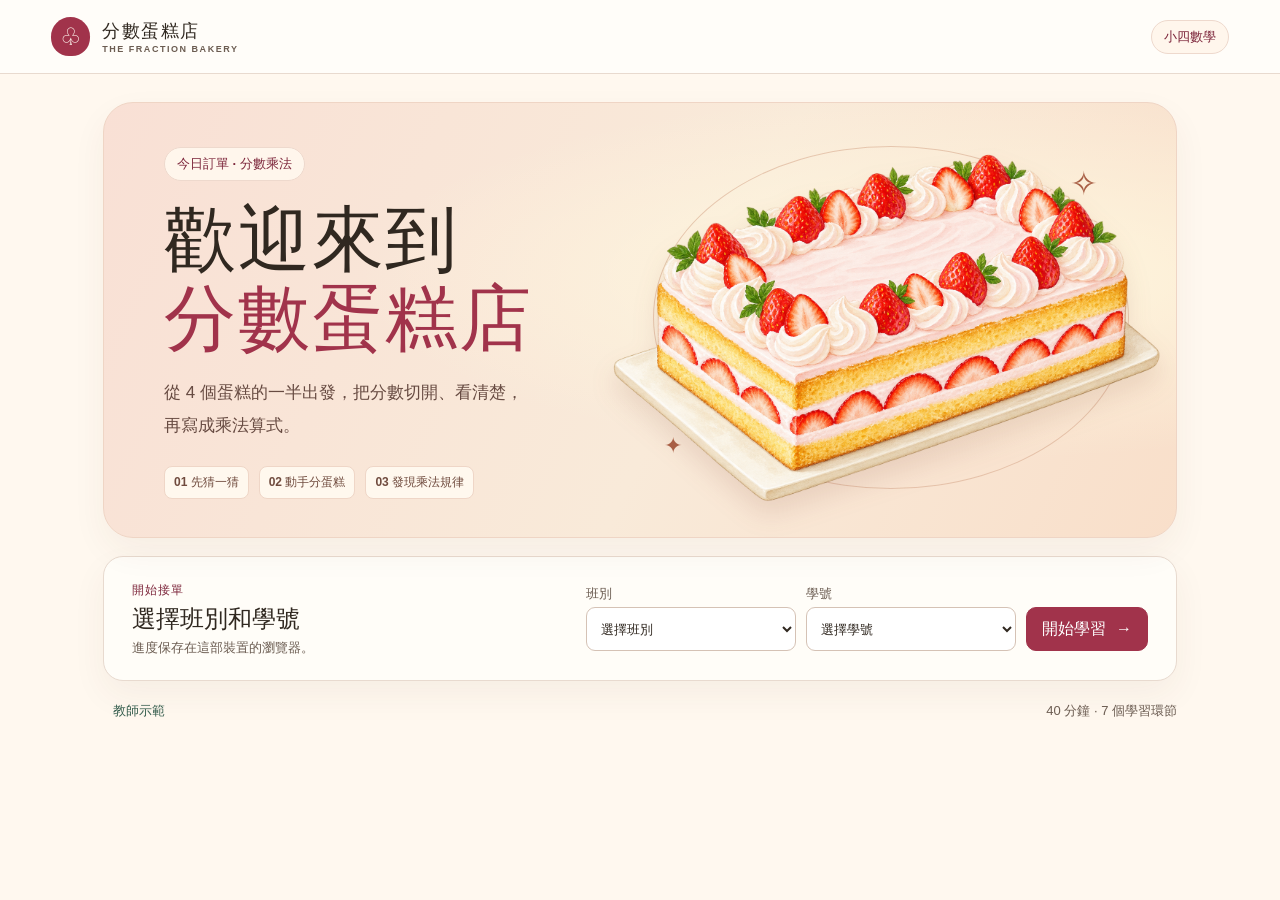
<file: index.html>
<!doctype html>
<html lang="zh-Hant-HK">
<head>
<meta charset="utf-8">
<meta name="viewport" content="width=device-width, initial-scale=1">
<meta name="description" content="由四個蛋糕的一半開始，用等分和面積模型探索分數乘法。">
<meta name="theme-color" content="#fff8f0">
<title>分數料理研究所｜分數蛋糕店</title>
<link rel="stylesheet" href="./style.css?v=20261108-2">
<script defer src="./app.js?v=20261108"></script>
<script defer src="https://wongngaiyam3-rgb.github.io/learning-resource-hub/xiaoke-widget/v1.js?v=20261102-1" data-xiaoke-site="分數料理研究所" data-xiaoke-topic="fraction"></script>
</head>
<body><a class="skip" href="#main">跳到學習內容</a><div id="app"></div><noscript>請啟用 JavaScript 後再進入分數蛋糕店。</noscript></body>
</html>
</file>
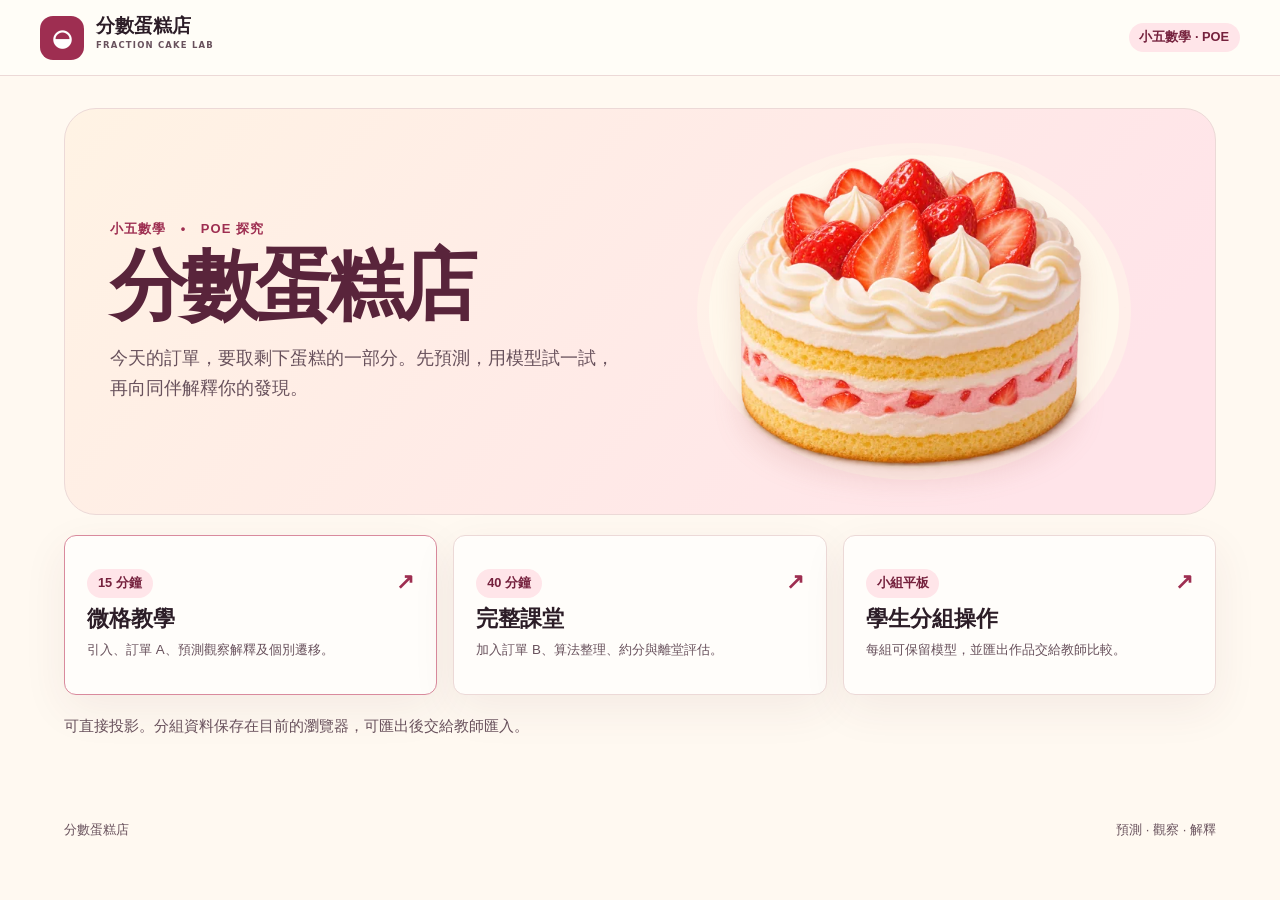
<file: poe/index.html>
<!doctype html>
<html lang="zh-HK">
<head>
<meta charset="utf-8">
<meta name="viewport" content="width=device-width, initial-scale=1">
<meta name="description" content="小五分數乘分數。以蛋糕面積模型進行預測、觀察和解釋。">
<title>分數蛋糕店｜小五 POE 探究</title>
<style>:root{--paper:#fff9f1;--white:#fffdfa;--ink:#2c1d27;--muted:#68515c;--berry:#9e2e51;--berry-dark:#75213d;--rose:#ffe5e9;--border:#ecd9d7;--teal:#176156;--light-teal:#e2f4ed;--shadow:0 14px 45px #63273a12;font-family:"Noto Sans CJK TC","PingFang TC","Microsoft JhengHei",sans-serif;color:var(--ink);background:var(--paper);font-size:16px}
*{box-sizing:border-box}body{margin:0}button,input,select{font:inherit}button{cursor:pointer}button:disabled{cursor:default;opacity:.52}button:focus-visible,input:focus-visible,select:focus-visible,summary:focus-visible{outline:3px solid #007d71;outline-offset:4px}button{border:1px solid var(--border);background:var(--white);color:var(--ink);padding:.65rem .96rem;border-radius:12px;font-weight:750;min-height:44px;transition:background .15s,border-color .15s}button:hover:not(:disabled){background:#fff0ef;border-color:#cc889e}.primary,button.active{background:var(--berry);border-color:var(--berry);color:white}.primary:hover:not(:disabled),button.active:hover:not(:disabled){background:var(--berry-dark);border-color:var(--berry-dark)}.ghost{background:transparent}.skip{position:absolute;left:10px;top:-70px;z-index:5}.skip:focus{top:10px;background:white;padding:10px}.top{min-height:76px;display:flex;justify-content:space-between;align-items:center;padding:12px max(24px,calc((100vw - 1200px)/2));background:#fffdf7;border-bottom:1px solid var(--border);gap:12px}.brand{border:0;display:flex;gap:12px;text-align:left;background:none;padding:0;font-size:1.16rem;line-height:1.12}.brand small{display:block;font-family:system-ui;letter-spacing:.14em;font-size:.53rem;margin-top:5px;color:var(--muted)}.brand-mark{display:grid;place-items:center;border-radius:13px;background:var(--berry);color:white;width:44px;height:44px;font-size:1.45rem}.context,.tag{display:inline-block;background:var(--rose);color:var(--berry-dark);font-weight:800;font-size:.8rem;padding:.38rem .68rem;border-radius:99px}main{max-width:1200px;margin:auto;padding:32px 24px 48px;min-height:76vh}footer{display:flex;justify-content:space-between;max-width:1200px;margin:auto;padding:20px 24px 32px;color:var(--muted);font-size:.82rem;gap:10px}.hero{position:relative;display:grid;grid-template-columns:1.02fr .98fr;gap:15px;align-items:center;min-height:360px;background:linear-gradient(130deg,#fff3e4,#ffe4e9 86%);overflow:hidden;border:1px solid var(--border);border-radius:32px;padding:32px 45px}.hero h1{font-size:clamp(2.7rem,6vw,5.35rem);line-height:1.06;letter-spacing:-.06em;margin:.45rem 0 1.1rem;font-weight:900;color:#59243b}.hero p{font-size:1.13rem;line-height:1.65;max-width:28em;margin:0;color:var(--muted)}.cake-art{position:relative;text-align:center}.cake-art::before{position:absolute;content:"";inset:4% 10%;border-radius:50%;background:#fff8ec;box-shadow:0 0 0 12px #fff7e87d}.cake-art img{position:relative;display:block;width:100%;max-height:345px;object-fit:contain;filter:drop-shadow(0 14px 14px #a34f3d28)}.kicker{font-weight:850;letter-spacing:.09em;color:var(--berry);font-size:.81rem}.home-cards{display:grid;grid-template-columns:repeat(3,1fr);gap:16px;margin:20px 0}.home-card{text-align:left;min-height:160px;padding:19px 22px;background:var(--white);box-shadow:var(--shadow)}.home-card strong{display:block;font-size:1.38rem;margin:6px 0}.home-card .arrow{float:right;color:var(--berry);font-size:1.35rem}.home-card small{color:var(--muted);font-weight:500;line-height:1.55;display:block}.home-card:first-child{border-color:#d98a9d}.home-note{font-size:.92rem;color:var(--muted);line-height:1.6}.toolbar,.actions,.choices,.lesson-nav{display:flex;gap:8px;align-items:center;flex-wrap:wrap}.lesson-nav{margin-bottom:18px}.lesson-nav button{font-size:.88rem;min-height:38px;padding:7px 10px}.activity-head{display:flex;justify-content:space-between;gap:15px;align-items:start;margin:3px 0 15px}.activity-head h1{font-size:clamp(1.85rem,4vw,3.15rem);line-height:1.2;margin:.3rem 0 .45rem;letter-spacing:-.045em}.activity-head p{margin:.4rem 0;line-height:1.65;color:var(--muted)}.phases{display:grid;grid-template-columns:repeat(3,1fr);gap:8px;margin:0 0 16px}.phases button{text-align:left;padding:12px 15px;border-radius:15px;min-height:54px}.phases b{margin-right:.5em}.workspace{display:grid;grid-template-columns:minmax(0,1.52fr) minmax(0,1fr);gap:16px}.panel{padding:19px 22px;background:var(--white);border-radius:20px;border:1px solid var(--border);box-shadow:var(--shadow)}.panel h2,.panel h3{margin:0 0 12px}.panel p{line-height:1.58}.model-label{font-size:.85rem;font-weight:800;color:var(--muted);display:flex;justify-content:space-between;gap:8px;margin-bottom:7px}.cake-grid{position:relative;border:2px solid #522e3b;border-radius:9px;overflow:hidden;background:#fffdf8;aspect-ratio:2.18;margin:6px 0 12px}.cake-grid .cell{position:absolute;border:1px solid #ad7e84;border-radius:0;min-height:0;padding:0;background:#fffcf4}.cake-grid .cell.original{background:#ffc2a9}.cake-grid .cell.taken{background:repeating-linear-gradient(135deg,#9b3152 0px,#9b3152 2px,#ffdce1 2px,#ffdce1 9px)}.cake-grid .cell.live:hover{background:#f4a988}.cake-grid .cell.taken.live:hover{background:repeating-linear-gradient(135deg,#74243e 0px,#74243e 3px,#ffdce1 3px,#ffdce1 9px)}.cake-grid .cell:focus-visible{outline-offset:-5px;z-index:2}.legend{display:flex;flex-wrap:wrap;gap:14px;font-size:.78rem;color:var(--muted);margin:8px 0 14px}.key{display:inline-block;width:14px;height:14px;border:1px solid #b57e87;margin-right:.3em;vertical-align:-2px;background:#fffcf4}.key.base{background:#ffc2a9}.key.cut{background:repeating-linear-gradient(135deg,#9b3152 0px,#9b3152 1px,#ffdce1 1px,#ffdce1 5px)}.fraction{display:inline-grid;grid-template-rows:auto auto;text-align:center;vertical-align:middle;margin:0 .12em;line-height:1.02;font-variant-numeric:tabular-nums;min-width:.95em;font-family:system-ui}.fraction span{padding:.1em .15em}.fraction span:first-child{border-bottom:1.5px solid currentColor}.big-eq{font-size:clamp(1.35rem,3vw,2.25rem);font-weight:850;line-height:1.45;color:var(--berry-dark);margin:18px 0}.rule-eq{padding:16px;background:#fcebed;border-radius:12px}.split-form{display:flex;flex-wrap:wrap;align-items:end;gap:8px;margin-top:16px}.field{display:grid;gap:4px;font-size:.85rem;font-weight:750;color:var(--muted)}input,select{padding:9px 10px;min-height:44px;border-radius:10px;border:1px solid #cdb6bc;background:white;color:var(--ink);max-width:100%}input[type=number]{width:5rem}.short-fields input{width:76px}.toolbar{margin:10px 0}.toolbar button,.choices button{font-size:.89rem}.small{font-size:.85rem;color:var(--muted)}.turn{margin:0 0 12px}.record{padding:10px 12px;background:#fbf0ef;border-radius:11px;margin:8px 0;font-size:.9rem}.evidence{background:var(--light-teal);color:#154c44;padding:11px 13px;border-radius:11px;line-height:1.55;margin:12px 0}.teacher{border-top:1px solid var(--border);margin-top:15px;padding-top:10px}.teacher summary{font-weight:850;cursor:pointer;color:var(--berry-dark);min-height:34px}.teacher p{margin:.35rem 0}.time-box{min-width:110px;text-align:right}.time-box #clock{font-variant-numeric:tabular-nums;font-size:1.45rem;font-weight:850;color:var(--berry-dark);margin-bottom:4px}.time-box button{font-size:.78rem;min-height:34px;padding:5px 9px}.nudge{border-left:3px solid #d37894;padding:7px 10px;background:#fff5f5}.work-pair{display:grid;grid-template-columns:1fr 1fr;gap:12px}.work-pair .panel{min-width:0}.visual-cakes{display:grid;grid-template-columns:repeat(4,1fr);gap:9px;align-items:center;margin:12px 0}.cake-pick{min-width:0;padding:3px;border-radius:14px;background:#fff6eb}.cake-pick img{width:100%;display:block;height:auto}.cake-pick.active{background:#ffe0e7;box-shadow:inset 0 0 0 2px var(--berry)}.cake-pick span{display:block;font-size:.8rem;color:var(--ink);padding-bottom:5px}.exercise{border-top:1px solid var(--border);padding:10px 0}.exercise:first-of-type{border-top:0}.setup{max-width:590px;margin:25px auto}.bottom{display:flex;justify-content:space-between;gap:10px;margin-top:17px;flex-wrap:wrap}.sr{position:absolute;clip:rect(0,0,0,0);width:1px;height:1px;overflow:hidden}.import-controls{display:flex;flex-wrap:wrap;gap:10px;margin:12px 0}#notice:not(:empty){position:fixed;right:18px;bottom:18px;padding:12px 18px;background:#174d45;color:white;z-index:10;border-radius:12px;box-shadow:var(--shadow);max-width:calc(100vw - 36px)}@media(max-width:750px){main{padding:18px 12px 30px}.top{padding:10px 14px}.hero{padding:22px;grid-template-columns:1fr;min-height:0}.cake-art img{max-height:220px}.home-cards,.workspace{grid-template-columns:1fr}.home-card{min-height:110px}.panel{padding:15px}.phases button{font-size:.85rem;padding:8px}.work-pair{grid-template-columns:1fr}.time-box{min-width:75px}.context{font-size:.68rem}.visual-cakes{gap:5px}.activity-head h1{font-size:1.85rem}}
</style>
</head>
<body>
<a class="skip" href="#main">跳至課堂</a>
<header class="top"><button class="brand" data-act="home"><span class="brand-mark" aria-hidden="true">◒</span><span>分數蛋糕店<small>FRACTION CAKE LAB</small></span></button><span id="context" class="context">小五數學 · POE</span></header>
<main id="main"></main>
<footer><span>分數蛋糕店</span><span>預測 · 觀察 · 解釋</span></footer>
<div id="notice" role="status" aria-live="polite"></div>
<script>"use strict";
const root = document.querySelector("#main");
const context = document.querySelector("#context");
const N = 7200;
const cake = "[data-uri]";
const choices = { less:"較少", same:"一樣", more:"較多", unsure:"未確定" };
const problems = {
  half:{ n:1,d:2,t:1,b:2,title:"半個蛋糕的一半",story:"還剩半個蛋糕。取這半個的一半，佔原來整個的幾分之幾？" },
  a:{ n:1,d:3,t:1,b:4,title:"訂單 A｜剩下部分的四分之一",story:"店內剩下三分之一個蛋糕。客人買了剩下部分的四分之一。" },
  transfer:{n:1,d:2,t:1,b:3,title:"個別挑戰｜半個蛋糕的三分之一",story:"取半個蛋糕的三分之一，佔原來整個蛋糕的幾分之幾？"},
  b:{ n:2,d:5,t:2,b:3,title:"訂單 B｜剩下部分的三分之二",story:"店內剩下五分之二個蛋糕。客人買了剩下部分的三分之二。" },
  exit:{ n:3,d:5,t:1,b:2 }
};
const titles = {intro:"暖身",half:"半個的一半",a:"訂單 A",transfer:"遷移題",b:"訂單 B",rule:"整理算法",simplify:"約分",exit:"離堂題",finish:"總結"};
const short = ["intro","half","a","transfer","finish"];
const full = ["intro","half","a","transfer","b","rule","simplify","exit","finish"];
const timings = { intro:"0–2 分鐘",half:"2–4 分鐘",transfer:"13–15 分鐘",b:"15–24 分鐘",rule:"24–29 分鐘",simplify:"29–34 分鐘",exit:"34–39 分鐘" };
const at = { P:"4–6 分鐘", O:"6–10 分鐘", E:"10–13 分鐘" };
const prompts = {
 intro:"先請學生說明四份半個，再問四個蛋糕的一半。兩題的答案相同，取用情境不同。",
 half:"請學生指認完整外框。若答二分之一，追問「你以哪一部分為整體？」",
 a:{ P:"先獨立預測，再同伴交流。若全班都答較少，追問預計的具體分數和理由。",O:"巡視時問「你把哪部分等分？每份是否一樣大？你取了哪份？」",E:"問「四分之一與十二分之一各相對哪個整體？」請學生指圖，再揭示算式。" },
 b:{P:"請先預測買走分量的大小，再說明三分之二從哪裏取。",O:"請組員交換操作角色，先描述所見，再延伸分割線。",E:"可比較不同等分方法。追問「圖上何處看得出整體有 15 等份、取了 4 份？」"},
 transfer:"請每人先畫圖或寫分數，同時舉起。若答三分之一，請指認完整外框。",
 exit:"保留初答，抽問個別學生如何解釋圖像和大小。觀察後可在作品簿標記。"
};
const esc = x => String(x ?? "").replace(/[&<>"']/g, c => ({"&":"&amp;","<":"&lt;",">":"&gt;",'"':"&quot;","'":"&#39;"}[c]));
const frac = (n,d) => '<span class="fraction" aria-label="'+esc(n)+' 分子，'+esc(d)+' 分母"><span>'+esc(n)+'</span><span>'+esc(d)+'</span></span>';
const button = (label,act,value="",className="",attrs="") => '<button type="button" class="'+className+'" data-act="'+act+'" data-value="'+esc(value)+'" '+attrs+'>'+label+'</button>';
const copy = obj => JSON.parse(JSON.stringify(obj));
const blank = () => ({cuts:{x:null,y:null},selected:[]});
const standard = q => ({cuts:{x:null,y:{count:q.b,scope:"source"}},selected:Array.from({length:q.t},(_,r)=>Array.from({length:q.n},(_,c)=>[N*c/q.d,N*r/q.b,N*(c+1)/q.d,N*(r+1)/q.b])).flat()});
const gcd = (a,b) => b ? gcd(b,a%b) : a;
const rational = (n,d) => {const g=gcd(n,d);return [n/g,d/g];};
let role="home", mode="short", page="intro", phase="P", group=1, member=1;
let state={}, undo=[], showGrid=false, reveal=false, showBooks=false, compare=[], bookPacks=[];
let begun=0, alertTimer, saved=true;
function stateKey(){return "cake-poe-15-v1:"+role+":"+mode+":"+group;}
function read(key,fallback){try{return JSON.parse(localStorage.getItem(key)) ?? fallback;}catch{return fallback;}}
function write(key,value){try{localStorage.setItem(key,JSON.stringify(value));return true;}catch{return false;}}
function persist(){if(role==="host"||role==="student")saved=write(stateKey(),state);}
function current(){return state[page]??(state[page]={model:blank(),pred:{},rev:{},works:[],answers:{}});}
function toast(message){const el=document.querySelector("#notice");el.textContent=message;clearTimeout(alertTimer);alertTimer=setTimeout(()=>el.textContent="",3800);}
function begin(r,m,g=1){role=r;mode=m;group=g;member=1;state=read(stateKey(),{});bookPacks=r==="host"?read("cake-poe-books",[]):[];page="intro";phase="P";reveal=false;showGrid=false;showBooks=false;compare=[];undo=[];begun=0;render();window.scrollTo(0,0);}
function navigate(p){page=p;member=(p==="transfer"||p==="exit")?(state[p]?.activeMember??1):1;phase="P";reveal=false;showGrid=false;undo=[];showBooks=false;render();window.scrollTo(0,0);}
function setPhase(next){phase=next;reveal=false;render();}
function cuts(q,m,axis){
  const points=[0,N];
  if(axis==="x")for(let i=1;i<q.d;i++)points.push(i*N/q.d);
  const cut=m.cuts[axis];
  if(cut){
    const width=axis==="x"&&cut.scope==="source"?q.n*N/q.d:N;
    for(let i=1;i<cut.count;i++)points.push(i*width/cut.count);
  }
  return [...new Set(points)].sort((a,b)=>a-b);
}
function cells(q,m){
  const x=cuts(q,m,"x"),y=cuts(q,m,"y"), list=[];
  for(let r=0;r<y.length-1;r++)for(let c=0;c<x.length-1;c++)list.push([x[c],y[r],x[c+1],y[r+1]]);
  return list;
}
function contains(a,b){return a[0]<=b[0]&&a[1]<=b[1]&&a[2]>=b[2]&&a[3]>=b[3];}
function isTaken(m,c){return m.selected.some(part=>contains(part,c));}
function area(c){return (c[2]-c[0])*(c[3]-c[1]);}
function modelHtml(q,m,live=false,counts=false){
  const list=cells(q,m), source=q.n*N/q.d;
  const grid=list.map((c,i)=>{
    const original=c[2]<=source, chosen=isTaken(m,c);
    const name=original?"原有部分":"原有部分以外";
    const pos="left:"+(100*c[0]/N)+"%;top:"+(100*c[1]/N)+"%;width:"+(100*(c[2]-c[0])/N)+"%;height:"+(100*(c[3]-c[1])/N)+"%";
    const klass="cell"+(original?" original":"")+(chosen?" taken":"")+(live?" live":"");
    return live?'<button type="button" data-act="cell" data-value="'+i+'" class="'+klass+'" style="'+pos+'" aria-pressed="'+chosen+'" aria-label="第 '+(i+1)+' 格，'+name+'"></button>':'<span class="'+klass+'" style="'+pos+'" aria-hidden="true"></span>';
  }).join("");
  const selected=list.filter(c=>isTaken(m,c));
  let note="";
  if(counts){
    const num=selected.reduce((sum,c)=>sum+area(c),0);
    const same=list.every(c=>area(c)===area(list[0]));
    const [n,d]=rational(num,N*N);
    note='<p class="evidence">'+(same?"全圖 "+list.length+" 等格，選了 "+selected.length+" 格。":"目前格子有不同面積。所選部分佔整體 "+frac(n,d)+"。")+
      (selected.some(c=>c[2]>source)?" 有選取超出原有部分的範圍。":"")+'</p>';
  }
  return '<div class="model-label"><span>原來 1 個蛋糕</span><span>原有 '+frac(q.n,q.d)+'</span></div><div class="cake-grid" '+(live?'aria-label="可選取的蛋糕模型"':'role="img" aria-label="蛋糕面積模型"')+'>'+grid+'</div><div class="legend"><span><i class="key base"></i>原有部分</span><span><i class="key cut"></i>取用部分</span><span><i class="key"></i>已沒有的部分</span></div>'+note;
}
function tools(){
  return '<form id="split" class="split-form"><label class="field">方向<select name="axis"><option value="y">橫向分割</option><option value="x">直向分割</option></select></label><label class="field">等分範圍<select name="scope"><option value="source">原有部分</option><option value="all">整個蛋糕</option></select></label><label class="field">份數<select name="count">'+[2,3,4,5,6].map(n=>'<option>'+n+'</option>').join("")+'</select></label><button class="primary">加入等分</button></form>';
}
function keepAnswerDraft(){
 const f=document.querySelector("#answer");
 return f?Object.fromEntries(new FormData(f)):null;
}
function redrawModel(draft){
 render();
 const f=document.querySelector("#answer");
 if(f&&draft)for(const [key,value] of Object.entries(draft))if(f.elements.namedItem(key))f.elements.namedItem(key).value=value;
}
function adjust(change){
 const draft=keepAnswerDraft(),c=current();
 undo.push(copy(c.model));change(c.model);persist();redrawModel(draft);
}
function workId(){return Date.now().toString(36)+"-"+Math.random().toString(36).slice(2,7);}
function pickMember(){return '<div class="toolbar turn"><span class="small">作答者</span>'+[1,2].map(n=>button("組員 "+n,"member",n,n===member?"active":"","aria-pressed="+(n===member))).join("")+'</div>';}
function fInputs(n="num",d="den",required=false){
  return '<div class="actions short-fields"><label class="field">分子<input name="'+n+'" type="number" min="0" max="999" inputmode="numeric" '+(required?"required":"")+'></label><span aria-hidden="true">／</span><label class="field">分母<input name="'+d+'" type="number" min="1" max="999" inputmode="numeric" '+(required?"required":"")+'></label></div>';
}
function predRecords(pred){const rows=Object.entries(pred);return rows.length?rows.map(([i,r])=>'<div class="record">組員 '+i+' · '+choices[r.choice]+(r.f?' · '+frac(...r.f):"")+'</div>').join(""):'<p class="small">這組還未保留預測。</p>';}
function allWorks(){
 const local=(current().works??[]).map(w=>({...w,label:"本機作品"}));
 const imported=bookPacks.flatMap(pack=>(pack.data[page]?.works??[]).map(w=>({...w,id:pack.id+"-"+w.id,label:"第 "+pack.group+" 組"})));
 return local.concat(imported);
}
function proof(q){
 return '<div class="big-eq rule-eq">'+frac(q.n,q.d)+' × '+frac(q.t,q.b)+' ＝ '+frac(q.n*q.t,q.d*q.b)+'</div><p>把整個蛋糕看作 '+q.d*q.b+' 等格，取其中 '+q.n*q.t+' 格。</p>'+modelHtml(q,standard(q),false,true);
}
function workbench(){
 const q=problems[page], c=current();
 const labels={P:"預測",O:"觀察",E:"解釋"};
 const pButtons='<div class="phases" aria-label="POE 階段">'+Object.keys(labels).map(k=>button("<b>"+k+"</b>"+labels[k],"phase",k,k===phase?"active":"",'aria-pressed="'+(k===phase)+'"')).join("")+'</div>';
 let side="", model="";
 if(phase==="P"){
   model=modelHtml(q,blank());
   side='<h2>買走的分量比原有的多還是少？</h2>'+pickMember()+predRecords(c.pred);
   if(!c.pred[member])side+='<form id="prediction"><fieldset style="border:0;padding:0;margin:0"><legend class="sr">選擇預測</legend>'+Object.entries(choices).map(([k,v])=>'<label class="record" style="display:block"><input type="radio" name="choice" value="'+k+'" required style="min-height:0"> '+v+'</label>').join("")+'</fieldset><p class="small">你估計佔整個的幾分之幾？可選填。</p>'+fInputs()+'<p><button class="primary">保留原始預測</button></p></form>';
   side+='<p class="nudge">先自己想，再向同伴說說你的理由。</p>';
 }else if(phase==="O"){
   model=modelHtml(q,c.model,true,showGrid)+tools()+'<div class="toolbar">'+button("撤銷","undo","","",undo.length?"":"disabled")+button("重設模型","reset")+button("保留作品","save-work","","primary")+'</div>';
   side='<h2>用模型表示訂單</h2><p>選擇要等分的範圍及份數，再點選要買走的部分。完成後保留一幅能說明你想法的圖。</p><h3>原始預測</h3>'+predRecords(c.pred)+'<p class="small">已保留 '+c.works.length+' 幅作品。</p>';
 }else{
   const works=allWorks();
   const picked=(c.works.find(w=>w.id===c.picked)??c.works.at(-1));
   model=(picked?modelHtml(q,picked.model,false,showGrid):modelHtml(q,c.model,false,showGrid))+'<p class="small">'+(picked?"已保留的作品":"目前模型")+" · 指出原來整個蛋糕和取用部分。</p>";
   side='<h2>用圖解釋你的判斷</h2><h3>原始預測</h3>'+predRecords(c.pred)+'<p class="nudge">我觀察到……所以……。我的預測需要修正嗎？</p>'+pickMember();
   if(c.rev[member])side+='<div class="record">組員 '+member+' · '+(c.rev[member].choice==="keep"?"保留":"修正")+(c.rev[member].f?" · "+frac(...c.rev[member].f):"")+'</div>';
   else side+='<form id="revision"><label class="field">現在的判斷<select name="choice"><option value="keep">保留原先判斷</option><option value="change">修正原先判斷</option></select></label><p class="small">現在的分數答案，可選填。</p>'+fInputs()+'<p><button class="primary">保留解釋後的判斷</button></p></form>';
   if(works.length)side+='<p class="small">教師可在作品簿挑選兩幅圖比較。</p>';
 }
 return pButtons+'<div class="workspace"><section class="panel">'+model+'</section><section class="panel">'+side+'</section></div>'+
 (role==="host"&&phase!=="P"?'<div class="toolbar">'+button(showGrid?"隱藏格數":"顯示格數","grid")+ (phase==="E"?button(reveal?"收起參考解答":"揭示參考解答","reveal","","primary"):"")+'</div>':"")+
 (reveal&&role==="host"&&phase==="E"?'<section class="panel"><h2>教師參考模型</h2>'+proof(q)+'</section>':"");
}
function picturePick(){return '<div class="visual-cakes">'+[0,1,2,3].map(i=>button('<img src="'+cake+'" alt=""><span>第 '+(i+1)+' 個</span>',"pick",i,"cake-pick"+((current().cakes??[]).includes(i)?" active":""),'aria-pressed="'+(current().cakes??[]).includes(i)+'"')).join("")+'</div>';}
function intro(){
 const c=current();
 return '<section class="panel"><p>先想想四份半個蛋糕共多少。現在店內有四個完整蛋糕，點選它們的一半。</p>'+picturePick()+'<p class="small">已選 '+(c.cakes??[]).length+' 個。說說這次是從多少個蛋糕取一半。</p>'+
 (role==="host"?button(reveal?"收起算式":"揭示算式","reveal"):"")+(reveal?'<p class="big-eq">4 × '+frac(1,2)+' ＝ 2</p>':"")+'</section>';
}
function half(){
 const q=problems.half;
 return '<section class="panel"><p>'+q.story+'</p>'+modelHtml(q,reveal?standard(q):blank(),false,reveal)+(role==="host"?button(reveal?"收起算式":"揭示模型及算式","reveal"):"")+
 (reveal?'<p class="big-eq">'+frac(1,2)+' × '+frac(1,2)+' ＝ '+frac(1,4)+'</p>':"")+'</section>';
}
function answerText(a){return a.map(x=>Array.isArray(x)?frac(...x):(choices[x]??"")).join("　·　");}
function exercise(){
 const q=problems[page], c=current(), records=c.answers[member]??[];
 const isExit=page==="exit";
 const questions=isExit?'<div class="exercise"><p>① 計算 '+frac(2,3)+' × '+frac(3,5)+'，並約分。</p>'+fInputs("n1","d1",true)+'</div><div class="exercise"><p>② 計算 '+frac(3,5)+' × '+frac(1,2)+'，並在旁邊的模型表示。</p>'+fInputs("n2","d2",true)+'</div><div class="exercise"><label class="field">③ 不計算，積比原有的五分之四大還是小？<select name="size" required><option value="">請選擇</option><option value="less">較小</option><option value="same">相同</option><option value="more">較大</option></select></label><p class="small">向同伴說說你怎樣判斷 '+frac(4,5)+' × '+frac(2,3)+' 與 '+frac(4,5)+' 的大小。</p></div>':fInputs("n1","d1",true);
 const answers=records.map((r,i)=>'<div class="record">'+(i?"修正答案":"初答")+'　'+answerText(r.values)+'</div>').join("");
 return '<div class="workspace"><section class="panel"><h2>'+ (isExit?"第 2 題的蛋糕模型":"用模型或白板說明")+'</h2>'+modelHtml(q,c.model,true,showGrid)+tools()+'<div class="toolbar">'+button("撤銷","undo","","",undo.length?"":"disabled")+button("重設模型","reset")+'</div></section><section class="panel">'+pickMember()+answers+
 (records.length<2?'<form id="answer">'+questions+'<p><button class="primary">'+(records.length?"保留修正答案":"保留個別初答")+'</button></p></form>':'<p class="evidence">已保留兩次作答。</p>')+'</section></div>'+
 (role==="host"?'<div class="toolbar">'+button(reveal?"收起參考答案":"揭示參考答案","reveal")+button(showGrid?"隱藏格數":"顯示格數","grid")+'</div>':"")+
 (reveal?'<section class="panel"><h2>參考答案</h2>'+(isExit?'<p class="big-eq">① '+frac(2,5)+'　② '+frac(3,10)+'　③ 較小</p><p>只取原有五分之四的三分之二，所以積較小。</p>'+modelHtml(q,standard(q),false,true):proof(q))+'</section>':"");
}
function rule(){
 return '<div class="work-pair">'+["a","b"].map(k=>'<section class="panel"><h2>訂單 '+k.toUpperCase()+'</h2>'+proof(problems[k])+'</section>').join("")+'</div><div class="panel" style="margin-top:12px"><h2>由圖像整理算法</h2><p>總格數＝欄數 × 行數。取用格數＝取用的欄數 × 取用的行數。</p><p>分子相乘，分母相乘，再檢查能否約分。</p></div>';
}
function simplify(){
 return '<div class="work-pair"><section class="panel"><h2>先乘後約</h2><div class="big-eq">'+frac(2,3)+' × '+frac(3,4)+' ＝ '+frac(6,12)+' ＝ '+frac(1,2)+'</div><p>分子與分母同除以 6。</p></section><section class="panel"><h2>先約後乘</h2><div class="big-eq">'+frac(2,3)+' × '+frac(3,4)+' ＝ '+frac(2,1)+' × '+frac(1,4)+' ＝ '+frac(1,2)+'</div><p>先把分母 3 和分子 3 同除以 3。</p></section></div><p class="nudge">兩種方法為甚麼得到相同的積？</p>';
}
function wrap(){
 return '<section class="panel"><h2>取一個分數的幾分之幾</h2><p>說說你怎樣用模型找出取用部分佔原來整個的分數。</p>'+
 (mode==="full"?'<p>分子相乘，分母相乘，再檢查能否約分。</p>':'<p>先指出原來整體，再指出原有部分和取用部分。</p>')+
 (role==="student"?button("匯出本組紀錄","export","","primary"):button("返回課堂入口","home","","primary"))+'</section>';
}
function book(){
 const packs=[{id:"local",group:"本機",data:state},...bookPacks];
 const workRows=packs.flatMap(pack=>["a","b"].flatMap(step=>(pack.data[step]?.works??[]).map((work,i)=>({...work,step,label:(pack.group==="本機"?"本機":"第 "+pack.group+" 組")+" · 訂單 "+step.toUpperCase()+" · 作品 "+(i+1),key:pack.id+"-"+work.id}))));
 const chosen=compare.map(k=>workRows.find(w=>w.key===k)).filter(Boolean);
 return '<section class="panel"><h2>教師作品簿</h2><p>匯入學生裝置匯出的紀錄，查看原始預測、模型與個別初答。</p><div class="import-controls"><label class="field">匯入學生作品<input id="import" type="file" accept=".json,application/json" multiple></label>'+button("回到課堂","books")+'</div>'+
 workRows.map(w=>button(esc(w.label),"compare",w.key,compare.includes(w.key)?"active":"")).join(" ")+'</section>'+
 (chosen.length?'<div class="work-pair" style="margin-top:14px">'+chosen.map(w=>'<section class="panel"><h3>'+esc(w.label)+'</h3>'+modelHtml(problems[w.step],w.model,false,true)+'</section>').join("")+'</div>':"")+
 packs.map(pack=>'<section class="panel" style="margin-top:14px"><h3>'+esc(pack.group==="本機"?"本機紀錄":"第 "+pack.group+" 組")+'</h3>'+["a","b"].map(k=>'<p class="small">訂單 '+k.toUpperCase()+'</p>'+predRecords(pack.data[k]?.pred??{})+Object.entries(pack.data[k]?.rev??{}).map(([i,r])=>'<div class="record">組員 '+i+' · '+(r.choice==="keep"?"保留":"修正")+(r.f?" · "+frac(...r.f):"")+'</div>').join("")).join("")+
 ["transfer","exit"].map(k=>Object.entries(pack.data[k]?.answers??{}).map(([n,rs])=>rs.map((r,i)=>'<div class="record">'+titles[k]+' · 組員 '+n+' · '+(i?"修正":"初答")+'　'+answerText(r.values)+'</div>').join("")).join("")).join("")+
 '<div class="toolbar">'+[1,2].map(n=>'<label class="field">組員 '+n+' 口頭解釋<select data-observe="'+pack.id+'" data-member="'+n+'">'+["未觀察","獨立達成","提示後達成","尚未達成"].map(s=>'<option '+((read("cake-poe-observations",{})[pack.id+"-"+n]??"未觀察")===s?"selected":"")+'>'+s+'</option>').join("")+'</select></label>').join("")+'</div></section>').join("");
}
function home(){
 return '<section class="hero"><div><span class="kicker">小五數學　•　POE 探究</span><h1>分數蛋糕店</h1><p>今天的訂單，要取剩下蛋糕的一部分。先預測，用模型試一試，再向同伴解釋你的發現。</p></div><div class="cake-art"><img src="'+cake+'" alt="草莓鮮奶油蛋糕插畫"></div></section>'+
 '<div class="home-cards">'+[
 ["15 分鐘","微格教學","引入、訂單 A、預測觀察解釋及個別遷移。","start","short"],
 ["40 分鐘","完整課堂","加入訂單 B、算法整理、約分與離堂評估。","start","full"],
 ["小組平板","學生分組操作","每組可保留模型，並匯出作品交給教師比較。","setup",""]
 ].map(([badge,title,desc,act,value])=>button('<span class="arrow" aria-hidden="true">↗</span><span class="tag">'+badge+'</span><strong>'+title+'</strong><small>'+desc+'</small>',act,value,"home-card")).join("")+'</div><p class="home-note">可直接投影。分組資料保存在目前的瀏覽器，可匯出後交給教師匯入。</p>';
}
function render(){
 if(role==="home"){context.textContent="小五數學 · POE";root.innerHTML=home();return;}
 if(role==="setup"){
  root.innerHTML='<section class="panel setup"><h1>學生分組操作</h1><form id="join"><label class="field">組別<select name="group">'+Array.from({length:20},(_,i)=>'<option value="'+(i+1)+'">第 '+(i+1)+' 組</option>').join("")+'</select></label><p></p><label class="field">課堂模式<select name="mode"><option value="short">15 分鐘試教</option><option value="full">40 分鐘完整課堂</option></select></label><p><button class="primary">開始操作</button></p></form><p class="small">同組兩位同學可分開保留預測與個別答案。</p></section>';
  return;
 }
 context.textContent=role==="host"?(mode==="short"?"15 分鐘試教":"40 分鐘完整課堂"):"第 "+group+" 組";
 const list=mode==="short"?short:full;
 const nav='<nav class="lesson-nav" aria-label="課堂內容">'+list.map(k=>button(titles[k],"page",k,k===page?"active":"",k===page?'aria-current="step"':"")).join("")+'</nav>';
 if(showBooks){root.innerHTML=nav+book();return;}
 const poe=page==="a"||page==="b";
 const heading=problems[page]?.title??titles[page];
 const hint=poe?prompts[page][phase]:prompts[page];
 const head='<div class="activity-head"><div><span class="tag">'+(page==="a"?at[phase]:timings[page]??"課堂回顧")+'</span><h1>'+heading+'</h1>'+(problems[page]?.story?'<p>'+problems[page].story+'</p>':"")+'</div>'+
 (role==="host"?'<div class="time-box"><div id="clock">'+clockText()+'</div>'+button(begun?"重設計時":"開始計時","clock")+'</div>':"")+'</div>';
 const screen=poe?workbench():({intro,half,transfer:exercise,rule,simplify,exit:exercise,finish:wrap}[page])();
 const step=list.indexOf(page);
 root.innerHTML=nav+head+screen+(role==="host"&&hint?'<details class="teacher"><summary>試教提問提示</summary><p>'+hint+'</p></details>':"")+
 '<div class="bottom"><div class="actions">'+(role==="host"?button("教師作品簿","books"):button("匯出本組紀錄","export"))+'</div><div class="actions">'+
 (step>0?button("上一個活動","page",list[step-1]):"")+
 (poe&&phase!=="E"?button(phase==="P"?"進入觀察":"進入解釋","phase",phase==="P"?"O":"E","primary"):step<list.length-1?button("下一個活動","page",list[step+1],"primary"):"")+'</div></div>';
}
function clockText(){const s=begun?Math.floor((Date.now()-begun)/1000):0;return String(Math.floor(s/60)).padStart(2,"0")+":"+String(s%60).padStart(2,"0");}
setInterval(()=>{const clock=document.querySelector("#clock");if(clock)clock.textContent=clockText();},500);
function submitFraction(form,n="num",d="den"){const a=form.get(n),b=form.get(d);if(a===""&&b==="")return null;if(a===""||b==="")throw Error("請同時填寫分子和分母。");return [Number(a),Number(b)];}
function download(){
 const pack={type:"cake-poe-15",id:workId(),group,mode,data:state};
 const url=URL.createObjectURL(new Blob([JSON.stringify(pack)],{type:"application/json"}));
 const a=document.createElement("a");a.href=url;a.download="蛋糕店-第"+group+"組.json";a.click();setTimeout(()=>URL.revokeObjectURL(url),1500);
}
document.addEventListener("click",e=>{
 const b=e.target.closest("button[data-act]");if(!b)return;
 const a=b.dataset.act,v=b.dataset.value;
 if(a==="home"){role="home";render();window.scrollTo(0,0);return;}
 if(a==="start"){begin("host",v);return;}
 if(a==="setup"){role="setup";render();return;}
 if(a==="page"){navigate(v);return;}
 if(a==="phase"){setPhase(v);return;}
 if(a==="member"){
   if(document.querySelector("#prediction input:checked")||document.querySelector("#answer input")?.value) {
     if(!confirm("切換組員前，請確認已保留目前作答。繼續切換？"))return;
   }
   if((page==="transfer"||page==="exit")&&member!==+v){
     const c=current();c.memberModels??={};c.memberModels[member]=copy(c.model);
     c.model=copy(c.memberModels[+v]??blank());c.activeMember=+v;undo=[];persist();
   }
   member=+v;render();return;
 }
 if(a==="reveal"&&role==="host"){reveal=!reveal;render();return;}
 if(a==="grid"&&role==="host"){const draft=keepAnswerDraft();showGrid=!showGrid;redrawModel(draft);return;}
 if(a==="clock"){begun=begun?0:Date.now();render();return;}
 if(a==="books"&&role==="host"){showBooks=!showBooks;render();return;}
 if(a==="compare"&&role==="host"){compare=compare.includes(v)?compare.filter(k=>k!==v):[...compare.slice(-1),v];render();return;}
 if(a==="export"&&role==="student"){download();return;}
 if(a==="pick"){const c=current();const picks=c.cakes??[];c.cakes=picks.includes(+v)?picks.filter(i=>i!==+v):[...picks,+v];persist();render();return;}
 if(a==="cell"){
   const q=problems[page];const c=cells(q,current().model)[Number(v)];
   if(c){adjust(m=>{m.selected=isTaken(m,c)?m.selected.filter(p=>!contains(p,c)):[...m.selected,c];});root.querySelector('[data-act="cell"][data-value="'+v+'"]')?.focus();}
   return;
 }
 if(a==="undo"&&undo.length){const draft=keepAnswerDraft();current().model=undo.pop();persist();redrawModel(draft);return;}
 if(a==="reset"){adjust(m=>Object.assign(m,blank()));return;}
 if(a==="save-work"&&phase==="O"){
   const c=current();if(c.works.length>=20){toast("這組已保存 20 幅作品。");return;}
   const id=workId();c.works.push({id,model:copy(c.model)});c.picked=id;persist();render();toast(saved?"已保留作品":"目前瀏覽器未能保存。請在離開前匯出。");
 }
});
root.addEventListener("submit",e=>{
 e.preventDefault();
 const form=new FormData(e.target);
 try{
   if(e.target.id==="join"){begin("student",form.get("mode"),Number(form.get("group")));return;}
   const c=current();
   if(e.target.id==="split"){
     const q=problems[page],axis=form.get("axis");
     adjust(m=>{
       const old=copy(m);m.cuts[axis]={count:Number(form.get("count")),scope:form.get("scope")};
       m.selected=cells(q,m).filter(cell=>isTaken(old,cell));
     });
     return;
   }
   if(e.target.id==="prediction"&&!c.pred[member])c.pred[member]={choice:form.get("choice"),f:submitFraction(form)};
   if(e.target.id==="revision"&&!c.rev[member])c.rev[member]={choice:form.get("choice"),f:submitFraction(form)};
   if(e.target.id==="answer"){
     const values=[submitFraction(form,"n1","d1")];
     if(page==="exit")values.push(submitFraction(form,"n2","d2"),form.get("size"));
     const rs=c.answers[member]??[];
     if(rs.length<2)c.answers[member]=[...rs,{values,model:copy(c.model)}];
   }
   persist();render();toast(saved?"已保留紀錄":"目前瀏覽器未能保存。請在離開前匯出。");
 }catch(error){toast(error.message);}
});
const validRect=c=>Array.isArray(c)&&c.length===4&&c.every(n=>Number.isInteger(n)&&n>=0&&n<=N)&&c[0]<c[2]&&c[1]<c[3];
const validFrac=f=>Array.isArray(f)&&f.length===2&&f.every(Number.isInteger)&&f[0]>=0&&f[0]<=999&&f[1]>=1&&f[1]<=999;
function cleanModel(m){
 if(!m||!m.cuts||!Array.isArray(m.selected))return blank();
 const cuts={x:null,y:null};
 for(const k of ["x","y"]){const c=m.cuts[k];if(c&&[2,3,4,5,6].includes(c.count)&&["all","source"].includes(c.scope))cuts[k]={count:c.count,scope:c.scope};}
 return {cuts,selected:m.selected.filter(validRect).slice(0,120)};
}
function safePack(pack){
 if(pack?.type!=="cake-poe-15"||!Number.isInteger(pack.group)||pack.group<1||pack.group>20||!pack.data)throw Error("無法讀取這份作品。");
 const data={};
 for(const k of ["a","b","transfer","exit"]){
   const r=pack.data[k];if(!r)continue;
   const w=Array.isArray(r.works)?r.works.slice(0,20):[];
   const clean={works:w.map((v,i)=>({id:String(i),model:cleanModel(v?.model)})),pred:{},rev:{},answers:{}};
   for(const member of [1,2]){
     for(const type of ["pred","rev"]){
       const a=r[type]?.[member],keys=type==="pred"?Object.keys(choices):["keep","change"];
       if(a&&keys.includes(a.choice))clean[type][member]={choice:a.choice,f:validFrac(a.f)?a.f:null};
     }
     const rs=r.answers?.[member];
     if(Array.isArray(rs))clean.answers[member]=rs.slice(0,2).map(a=>({values:(Array.isArray(a?.values)?a.values:[]).slice(0,3).filter(x=>validFrac(x)||Object.keys(choices).includes(x)),model:cleanModel(a?.model)}));
   }
   data[k]=clean;
 }
 return {id:workId(),group:pack.group,data};
}
root.addEventListener("change",async e=>{
 if(e.target.id==="import"&&role==="host"){
   let added=0;
   for(const file of [...e.target.files].slice(0,20)){
     try{if(file.size>600000)throw Error();const pack=safePack(JSON.parse(await file.text()));bookPacks=bookPacks.filter(p=>p.group!==pack.group).concat(pack);added++;}
     catch{toast("有檔案無法讀取，請選擇網站匯出的紀錄。");}
   }
   if(added){write("cake-poe-books",bookPacks);render();toast("已匯入 "+added+" 份紀錄");}
 }
 if(e.target.dataset.observe&&role==="host"){
   const records=read("cake-poe-observations",{});records[e.target.dataset.observe+"-"+e.target.dataset.member]=e.target.value;write("cake-poe-observations",records);toast("已保留觀察標記");
 }
});
render();
</script>
</body>
</html>
</file>
<file: style.css>
:root {
  color-scheme: light;
  --ink:#302820; --muted:#6b5c51; --red:#a1334b; --red-dark:#7d263b;
  --paper:#fff8ef; --white:#fffdf8; --line:#e8dacf; --green:#365e4e;
  --shadow:0 14px 35px #5436230e;
  font-family:"Noto Sans TC","Noto Sans CJK TC","PingFang TC","Microsoft JhengHei",sans-serif;
  color:var(--ink);background:var(--paper);font-synthesis:none;
}
* {box-sizing:border-box}
body {margin:0}
button,input,select {font:inherit}
button,select {cursor:pointer;touch-action:manipulation}
button:disabled {cursor:default}
button:focus-visible,input:focus-visible,select:focus-visible,a:focus-visible {outline:3px solid #3a7563;outline-offset:3px}
h1,h2,h3,p {margin:0}
button {color:inherit}
.skip {position:absolute;top:6px;left:8px;z-index:10;background:white;padding:10px;transform:translateY(-200%)}
.skip:focus {transform:none}
.site-header {background:#fffdf9;border-bottom:1px solid var(--line)}
.header-inner {max-width:1370px;margin:auto;min-height:73px;padding:12px clamp(16px,4vw,54px);display:flex;align-items:center;justify-content:space-between;gap:12px}
.brand,.session {display:flex;align-items:center;gap:12px}
.brand-icon {width:39px;height:39px;display:grid;place-items:center;border-radius:50% 50% 46% 46%;background:var(--red);color:#fff7ef;font-family:Georgia,serif;font-size:24px}
.brand strong {display:block;line-height:1.35;font-size:18px;letter-spacing:.08em}
.brand small {display:block;color:var(--muted);font-size:9px;font-weight:700;letter-spacing:.17em}
.identity,.tag {display:inline-flex;align-items:center;border:1px solid #eed9cd;background:#fff6ec;color:var(--red-dark);border-radius:999px;padding:7px 12px;font-size:13px;font-weight:700;white-space:nowrap}
.entrance {max-width:1170px;margin:auto;padding:28px clamp(16px,4vw,48px) 20px}
.hero {position:relative;display:grid;grid-template-columns:1.05fr 1fr;overflow:hidden;min-height:405px;border:1px solid #efd5c5;border-radius:30px;background:radial-gradient(ellipse at 80% 40%,#fff8df 0,transparent 50%),linear-gradient(115deg,#f9e0d5,#f9ead9 55%,#f9dfca);box-shadow:var(--shadow)}
.hero-copy {z-index:1;padding:44px 0 38px clamp(24px,5vw,60px);align-self:center}
.hero h1 {font-size:clamp(37px,6vw,72px);line-height:1.1;letter-spacing:.025em;margin:19px 0}
.hero em {font-style:normal;color:var(--red)}
.hero p {max-width:365px;color:#674b42;line-height:1.9;font-size:17px}
.hero-steps {display:flex;flex-wrap:wrap;gap:10px;margin-top:24px}
.hero-steps span {background:#fff8ee;border:1px solid #efd6c7;border-radius:8px;padding:7px 9px;font-size:12px;font-weight:700;color:#704b3e}
.hero-art {position:relative;isolation:isolate;display:grid;place-items:center;min-width:0}
.hero-art::before {content:"";position:absolute;inset:10% 9% 11% 0;border:1px solid #d7a88d90;border-radius:50%;z-index:-1}
.hero-art img {width:112%;max-width:560px;object-fit:contain;filter:drop-shadow(0 14px 12px #7d3b2520);margin-left:-12%}
.spark {position:absolute;color:#a85e44;font-size:33px}
.spark.one {top:14%;right:15%}.spark.two {bottom:18%;left:2%;font-size:22px}
.entry-panel {display:grid;grid-template-columns:1fr 1.3fr;align-items:center;gap:22px;margin:18px 0 8px;padding:23px 28px;background:var(--white);border:1px solid var(--line);border-radius:20px;box-shadow:var(--shadow)}
.eyebrow {font-size:12px;font-weight:750;letter-spacing:.09em;color:var(--red-dark)}
.entry-panel h2 {font-size:24px;margin:4px 0}
.entry-panel p,.entry-footer,.lesson-footer {font-size:13px;color:var(--muted)}
#entry-form {display:grid;grid-template-columns:1fr 1fr auto;gap:10px;align-items:end}
#entry-form label {display:grid;gap:4px;font-size:13px;font-weight:700;color:var(--muted)}
select {min-width:0;width:100%;border:1px solid #d5c2b5;border-radius:9px;padding:10px;background:#fff;color:var(--ink);height:44px}
.primary,.secondary,.quiet,.option {min-height:44px;border-radius:10px;padding:9px 15px;font-weight:700}
.primary {background:var(--red);color:white;border:1px solid var(--red)}
.primary:hover {background:var(--red-dark)}
.primary span {margin-left:6px}
.secondary,.option {background:#fffefa;border:1px solid #dac8bc}
.secondary:hover,.option:hover {border-color:var(--red);background:#fff1e9}
.quiet {border:1px solid transparent;background:transparent;color:var(--green);padding:7px 9px}
.quiet:hover {background:#edf0e8}
.entry-footer,.lesson-footer {display:flex;justify-content:space-between;align-items:center;gap:12px}
.layout {max-width:1370px;display:grid;grid-template-columns:235px minmax(0,1fr);margin:auto}
.sidebar {padding:27px 14px 20px clamp(15px,3vw,33px);border-right:1px solid var(--line)}
.sidebar-head {display:flex;align-items:center;justify-content:space-between;margin:0 5px 12px;gap:6px}
.sidebar-head strong {font-size:12px;color:var(--muted);white-space:nowrap}
.sidebar nav {display:grid;gap:5px}
.stage-button {background:transparent;border:1px solid transparent;border-radius:11px;padding:9px 8px;min-height:58px;display:flex;align-items:center;gap:9px;text-align:left}
.stage-button:not(:disabled):hover {background:#faecdf}
.stage-button:disabled {color:#85796e}
.stage-button.current {background:#fae7e1;border-color:#efc9c2;color:var(--red-dark)}
.stage-number {width:32px;height:32px;flex:none;display:grid;place-items:center;border-radius:50%;background:#f0e5d8;color:#67584b;font-size:12px;font-weight:800}
.current .stage-number {background:var(--red);color:white}
.stage-button strong,.stage-button small {display:block}
.stage-button strong {font-size:14px}.stage-button small {font-size:11px;color:var(--muted);margin-top:2px}
.sidebar-note {margin:20px 5px;color:var(--muted);font-size:13px;line-height:1.7}
.learning {padding:24px clamp(15px,3vw,39px) 20px;min-width:0}
.lesson-heading {display:flex;justify-content:space-between;align-items:flex-end;gap:10px}
.lesson-heading h1 {font-size:clamp(26px,3.6vw,42px);line-height:1.2;margin-top:7px}
.step-status {display:flex;gap:6px;align-items:center;font-size:13px;color:var(--muted);white-space:nowrap}
.progress {margin:15px 0 17px;background:#eeded1;height:5px;border-radius:6px;overflow:hidden}
.progress span {display:block;height:100%;border-radius:6px;background:var(--red)}
.workspace {display:grid;grid-template-columns:minmax(0,1.13fr) minmax(0,1fr);min-height:418px;background:var(--white);border:1px solid var(--line);border-radius:21px;overflow:hidden;box-shadow:var(--shadow)}
.visual {position:relative;background:radial-gradient(ellipse at 30% 10%,#fff9e9,transparent 70%),#f7ebdc;padding:19px clamp(12px,2.2vw,29px);display:flex;flex-direction:column;min-width:0}
.visual-label {display:flex;align-items:center;gap:7px;font-size:12px;font-weight:700;color:#644d3c}
.small-dot {width:8px;height:8px;border-radius:50%;background:var(--red)}
.visual-body {flex:1;display:flex;flex-direction:column;justify-content:center;align-items:center;min-height:215px;min-width:0;padding:15px 0}
.visual-tip,.figure-note,.model-id {font-size:13px;color:var(--muted);margin-top:10px;text-align:center}
.controls {border-left:1px solid var(--line);padding:26px clamp(15px,2.4vw,30px);display:flex;flex-direction:column;align-items:flex-start}
.controls h2,.exit-workspace h2 {font-size:clamp(21px,2.5vw,29px);line-height:1.35;margin:7px 0 10px;outline:none}
.instruction,.helper {font-size:16px;line-height:1.85;color:#554a41}
.options,.fields,.control-actions,.extra-actions {display:flex;flex-wrap:wrap;align-items:center;gap:9px}
.options,.fields {margin-top:13px}
.option {line-height:1.35;text-align:center}
.option[aria-pressed=true] {border-color:var(--red);box-shadow:inset 0 0 0 1px var(--red);background:#fae4df;color:var(--red-dark)}
.option:disabled:not([aria-pressed=true]) {opacity:.7}
.helper {margin-top:14px;font-size:14px}
.feedback {display:flex;gap:8px;align-items:baseline;margin:14px 0;padding:10px 12px;border-radius:8px;font-size:14px;line-height:1.7;width:100%}
.feedback.empty {margin:0;padding:0}
.feedback.success {background:#e7f0e8;color:#254d3d}
.feedback.notice {background:#fbebd3;color:#683e25}
.feedback:focus {outline:none}
.hint {padding:10px 12px;background:#f8efe2;border-radius:9px;font-size:14px;line-height:1.7;margin-bottom:12px;width:100%}
.control-actions {margin-top:auto;padding-top:14px}
.extra-actions {margin-top:3px}
.extra-actions .quiet {font-size:13px}
.lesson-footer {margin-top:16px}
.fraction {display:inline-flex;flex-direction:column;align-items:stretch;justify-content:center;vertical-align:middle;text-align:center;line-height:1.06;margin:0 .13em;font-variant-numeric:tabular-nums;font-weight:700}
.fraction>span {padding:.13em .2em}
.fraction>span:first-child {border-bottom:1.5px solid currentColor}
.fields {gap:14px}
.number-field {display:grid;gap:5px;font-size:13px;font-weight:700;color:var(--muted)}
.number-field input {width:68px;height:44px;background:white;border:1px solid #bba593;border-radius:7px;text-align:center;font-weight:700;font-size:21px;color:var(--ink)}
.number-field input[readonly] {background:#f6efe6}
.fraction-fields {flex-direction:column;gap:7px;align-items:stretch}
.fraction-fields .number-field {grid-template-columns:34px 68px;align-items:center}
.fraction-fields .number-field:first-child {border-bottom:2px solid var(--ink);padding-bottom:7px}
.cake-board {width:min(100%,435px)}
.whole-label {display:flex;align-items:center;justify-content:center;gap:8px;font-size:12px;font-weight:750;color:#654d3c;margin:0 0 8px;white-space:nowrap}
.whole-label span {height:1px;background:#bc9f87;flex:1}
.cake-grid {display:grid;grid-template-rows:repeat(var(--rows),1fr);height:clamp(115px,16vw,215px);border:3px solid #5c4232;border-radius:9px;overflow:hidden;background:#fff9e9}
.cake-row {display:grid;grid-template-columns:repeat(var(--columns),minmax(0,1fr));min-height:0;padding:0;background:transparent;border:0;width:100%;border-radius:0}
.cake-row+.cake-row {border-top:1px solid #725b48}
.cell {display:grid;place-items:center;min-width:0;min-height:0;padding:0;border:0;border-radius:0;color:#234a3b;font-weight:800;font-size:17px}
.cell+.cell {border-left:1px solid #725b48}
.plain {background:#fff9e9}
.original {background:#b9d6bf}
.taken {background:repeating-linear-gradient(135deg,#f2be9c 0 8px,#b36148 8px 10px,#f2be9c 10px 14px)}
.cake-grid button:focus-visible {outline:3px solid #2e6652;outline-offset:-4px;z-index:1}
.cake-grid button:hover {filter:brightness(.95)}
.marked {color:#172f29;text-shadow:0 0 4px white}
.legend {display:flex;gap:15px;flex-wrap:wrap;justify-content:center;margin-top:12px;color:#574b40;font-size:12px}
.legend i {display:inline-block;width:13px;height:13px;border:1px solid #776154;margin-right:5px;border-radius:2px;vertical-align:-2px}
.cake-counter,.half-counter {display:flex;gap:10px;justify-content:center;align-items:center;width:100%}
.cake-token {display:grid;place-items:center;width:clamp(40px,6vw,66px);height:57px;border-radius:9px;border:1px solid transparent;background:transparent;padding:3px;flex:none}
.cake-token.active {border-color:var(--red);background:#fae4df}
.cake-drawing {width:min(100%,54px);height:26px;border:2px solid #a25a43;border-radius:40% 40% 8px 8px;display:block;position:relative;background:linear-gradient(#ffd4c3 0 32%,#ed9b83 33% 43%,#f6c294 44% 73%,#ed9b83 74% 81%,#f4bc92 82%);box-shadow:0 4px 0 #8b523418}
.cake-drawing i {position:absolute;left:22%;top:-8px;width:10px;height:10px;background:#b8334c;transform:rotate(20deg);border-radius:55% 60% 65% 50%}
.cake-drawing i:nth-child(2) {left:45%;top:-11px}.cake-drawing i:nth-child(3) {left:67%;top:-7px}
.half-counter>div {display:grid;justify-items:center;gap:6px;font-size:12px;color:var(--muted)}
.half-piece {width:clamp(30px,5vw,50px);height:46px;background:linear-gradient(#e6f0e5,#b9d6bf);border:2px solid #6d846b;border-radius:0 38px 38px 0}
.order-board {width:100%;min-width:0}
.unplaced {display:flex;align-items:center;justify-content:center;gap:3px;min-height:67px;flex-wrap:wrap;color:var(--muted);font-size:13px}
.trays {display:grid;grid-template-columns:repeat(2,minmax(0,1fr));gap:8px;margin-top:7px}
.tray {min-width:0;border:1px solid #ccb49e;border-radius:13px;background:#fff9ee;padding:8px;text-align:center;min-height:98px}
.tray.selected {outline:2px solid var(--red);outline-offset:-2px;background:#fff0e7}
.tray-title {font-weight:800;font-size:13px}
.tray-cakes {min-height:50px;display:flex;flex-wrap:wrap;justify-content:center;align-items:center}
.tray-cakes .cake-token {height:41px;width:clamp(35px,4vw,55px)}
.tray-button {font-size:12px;padding:6px 8px}
.tray-button[aria-disabled=true] {opacity:.65}
.math-cards {display:grid;gap:8px;width:100%}
.math-cards>div {background:#fff9ee;border:1px solid var(--line);border-radius:11px;padding:10px 12px;display:flex;justify-content:space-between;align-items:center;gap:5px;font-size:19px}
.math-cards small {font-size:13px;color:var(--muted);font-weight:700}
.math-display {font-weight:700;font-size:clamp(16px,2vw,24px);margin-top:13px;text-align:center}
.math-display.standalone {font-size:clamp(26px,4vw,46px)}
.exit-workspace {background:var(--white);border:1px solid var(--line);border-radius:20px;padding:clamp(14px,3vw,28px);box-shadow:var(--shadow)}
.exit-card {margin-top:12px;border:1px solid var(--line);background:#fffbf4;border-radius:12px;padding:15px}
.exit-card h3 {font-size:17px;line-height:1.6;margin:5px 0 8px}
.exit-card .instruction {margin-top:8px;font-size:14px}
.exit-pictures {display:grid;grid-template-columns:repeat(3,minmax(0,1fr));gap:8px}
.picture-option {border:1px solid var(--line);border-radius:9px;padding:8px;display:grid;gap:7px;justify-items:center;background:#fffdf9;min-width:0}
.picture-option[data-picked=true] {border-color:var(--red);background:#fff0e8}
.picture-option .cake-grid {height:68px;border-width:2px}
.picture-option .whole-label {font-size:10px}
.picture-option button {font-size:13px}
.exit-feedback {margin-top:9px;padding:8px 9px;border-radius:8px;font-size:14px;line-height:1.7}
.exit-feedback.right {background:#e7f0e8;color:#254d3d}
.exit-feedback.review {background:#f8ead4;color:#683e25}
.result-strip {display:flex;flex-wrap:wrap;gap:8px;margin-top:12px}
.result-strip span {padding:8px 11px;border:1px solid var(--line);background:#fff7ec;border-radius:8px;font-size:13px}
.result-strip strong {margin-right:8px}
@media (max-width:1000px) {
  .layout {grid-template-columns:188px minmax(0,1fr)}
  .header-inner {padding-right:clamp(16px,5vw,52px)}
  .sidebar {padding-left:13px}
  .stage-button {gap:7px}
  .workspace {min-height:370px}
}
@media (max-width:760px) {
  .hero {min-height:340px}
  .hero-copy {padding-top:27px;padding-bottom:27px}
  .hero p {font-size:15px}
  .entry-panel {grid-template-columns:1fr}
  .layout {display:block}
  .sidebar {padding:11px 15px 7px;border-right:0;border-bottom:1px solid var(--line)}
  .sidebar-head {margin:0 1px 4px}
  .sidebar nav {display:flex;gap:4px;overflow:auto;padding:4px 1px 5px}
  .stage-button {flex:none;padding:5px 7px;min-height:44px;gap:5px}
  .stage-button strong {font-size:12px}
  .stage-button small,.sidebar-note {display:none}
  .stage-number {width:23px;height:23px;font-size:10px}
  .learning {padding-top:16px}
}
@media (max-width:640px) {
  .header-inner {min-height:62px;padding:7px 12px}
  .brand {gap:6px}.brand strong {font-size:15px}.brand small {font-size:7px}
  .brand-icon {width:28px;height:28px;font-size:18px}
  .session {gap:2px}.session .quiet,.identity {font-size:11px;padding-inline:6px}
  .entrance {padding-top:15px}
  .hero {grid-template-columns:1fr;min-height:0;border-radius:19px}
  .hero-copy {padding:20px 20px 0}
  .hero h1 {font-size:41px;margin:12px 0}.hero h1 br {display:none}
  .hero-steps {margin-top:10px;gap:5px}.hero-steps span {font-size:10px;padding:4px 6px}
  .hero-art {height:140px;overflow:hidden}
  .hero-art::before {inset:4% 14% 9%}
  .hero-art img {height:190px;width:auto;margin:-23px 0 0}
  .spark.two {left:15%}
  .entry-panel {padding:15px;gap:11px}.entry-panel h2 {font-size:21px}
  #entry-form {grid-template-columns:1fr 1fr}
  #entry-form .primary {grid-column:1/-1}
  .workspace {display:flex;flex-direction:column;min-height:0}
  .visual {padding:10px 13px}
  .visual-body {min-height:111px;padding:6px 0}
  .controls {border-left:0;border-top:1px solid var(--line);padding:14px}
  .cake-grid {height:106px}
  .cake-counter,.half-counter {gap:5px}
  .instruction,.helper {font-size:15px}
  .step-status {font-size:11px}
  .step-status .quiet {font-size:11px}
  .exit-card {padding:10px}
  .exit-pictures {gap:4px}
  .picture-option {padding:4px}
  .picture-option button {padding:5px 6px;font-size:11px}
  .picture-option .whole-label {gap:2px;font-size:8px}
}
/* Reserve the original upper-right space for the shared 小科 launcher. */
body:has(#xiaoke-universal-host) .header-inner {padding-right:204px}
.cake-grid.partial .cake-row+.cake-row {border-top-color:transparent}
.cake-grid.partial .cake-row+.cake-row .cell:not(.plain) {box-shadow:0 -1px 0 #725b48}
.math-cards>div {display:grid;grid-template-columns:80px minmax(46px,1fr) auto}
.math-cards .cake-grid {height:32px;border-width:1px;border-radius:4px}
.math-cards .whole-label {display:none}
.mini-cakes {display:grid;grid-template-columns:repeat(4,1fr);gap:3px}
.mini-cakes i {height:21px;border:1px solid #725b48;border-radius:4px;background:#fff9e9}
.mini-cakes i.taken {background:repeating-linear-gradient(135deg,#f2be9c 0 4px,#b36148 4px 5px,#f2be9c 5px 7px)}
@media (max-width:640px) {
  body:has(#xiaoke-universal-host) .header-inner {display:grid;grid-template-columns:1fr;padding-right:12px;gap:0}
  body:has(#xiaoke-universal-host) .header-inner>.identity,
  body:has(#xiaoke-universal-host) .header-inner>.session {justify-self:start}
  body:has(#xiaoke-universal-host) .header-inner>.identity {margin-top:7px}
  .math-cards>div {grid-template-columns:64px minmax(46px,1fr) auto;font-size:16px}
}
</file>
